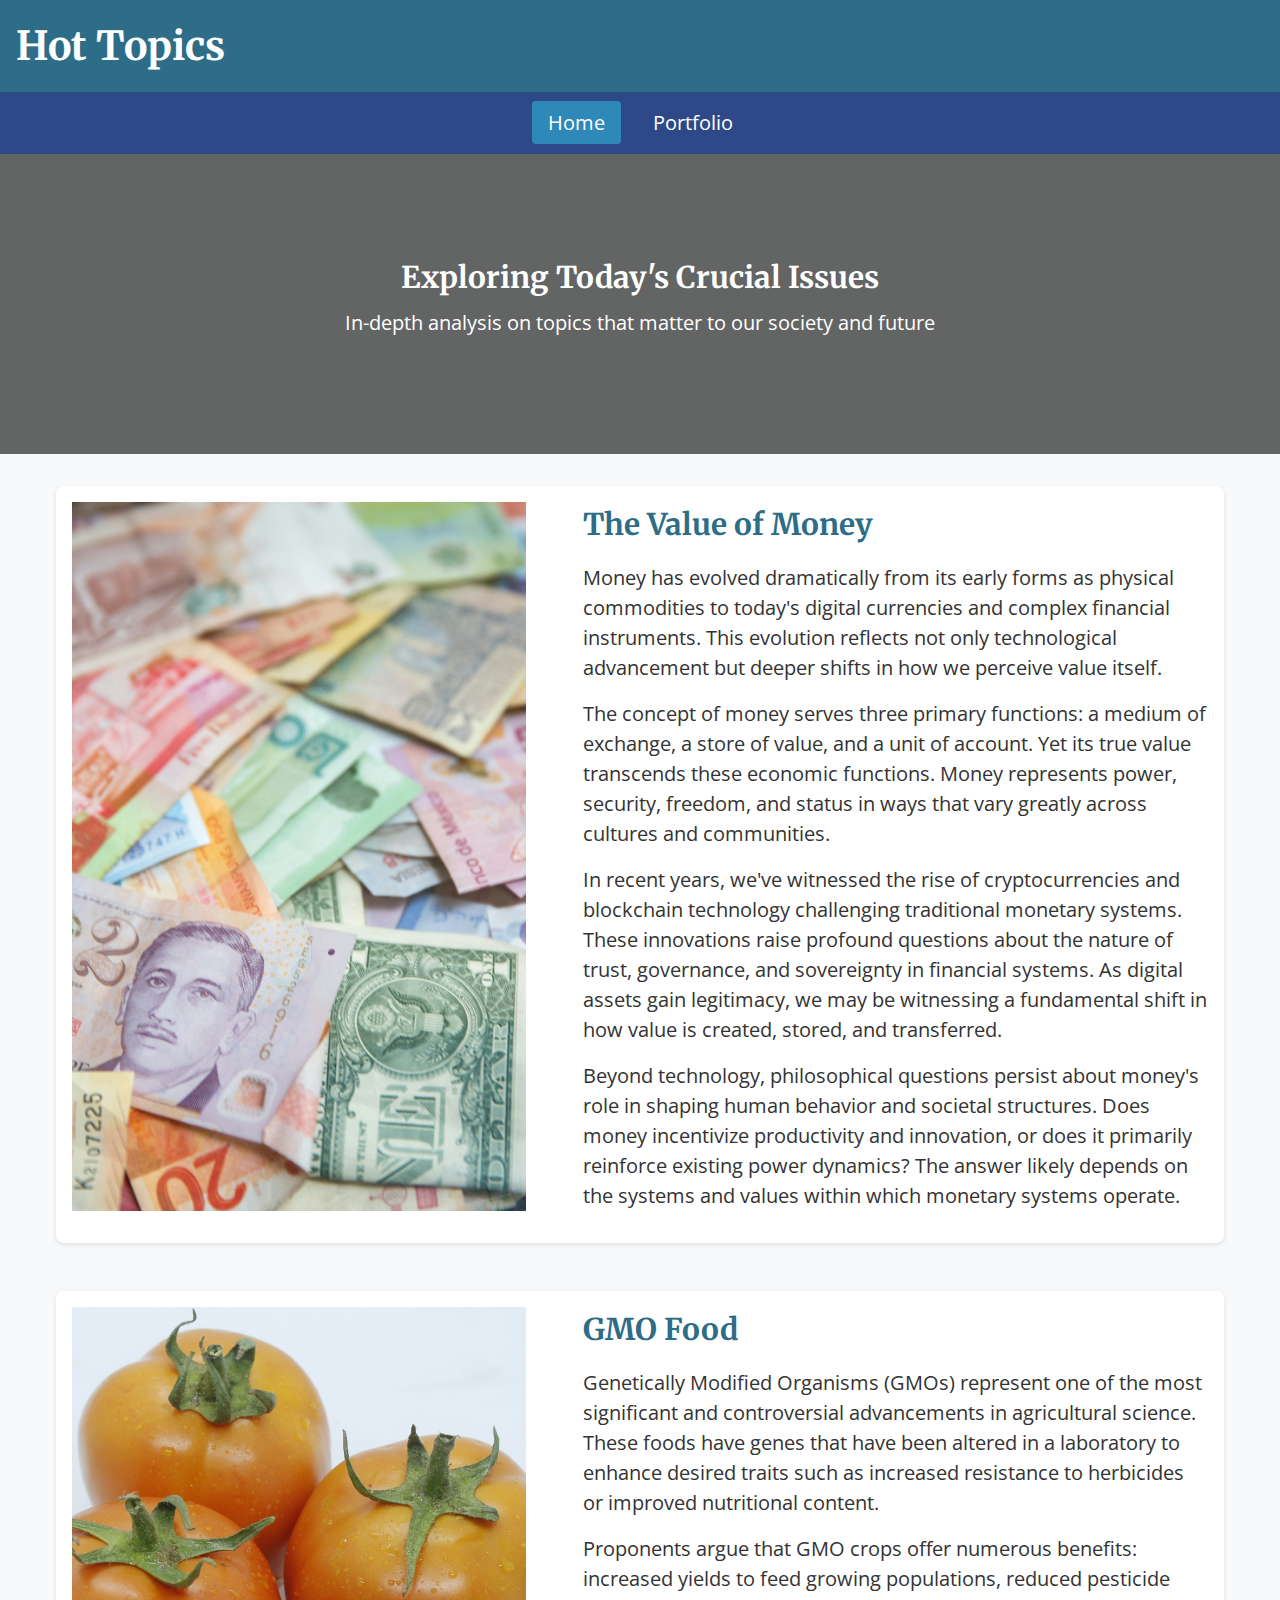
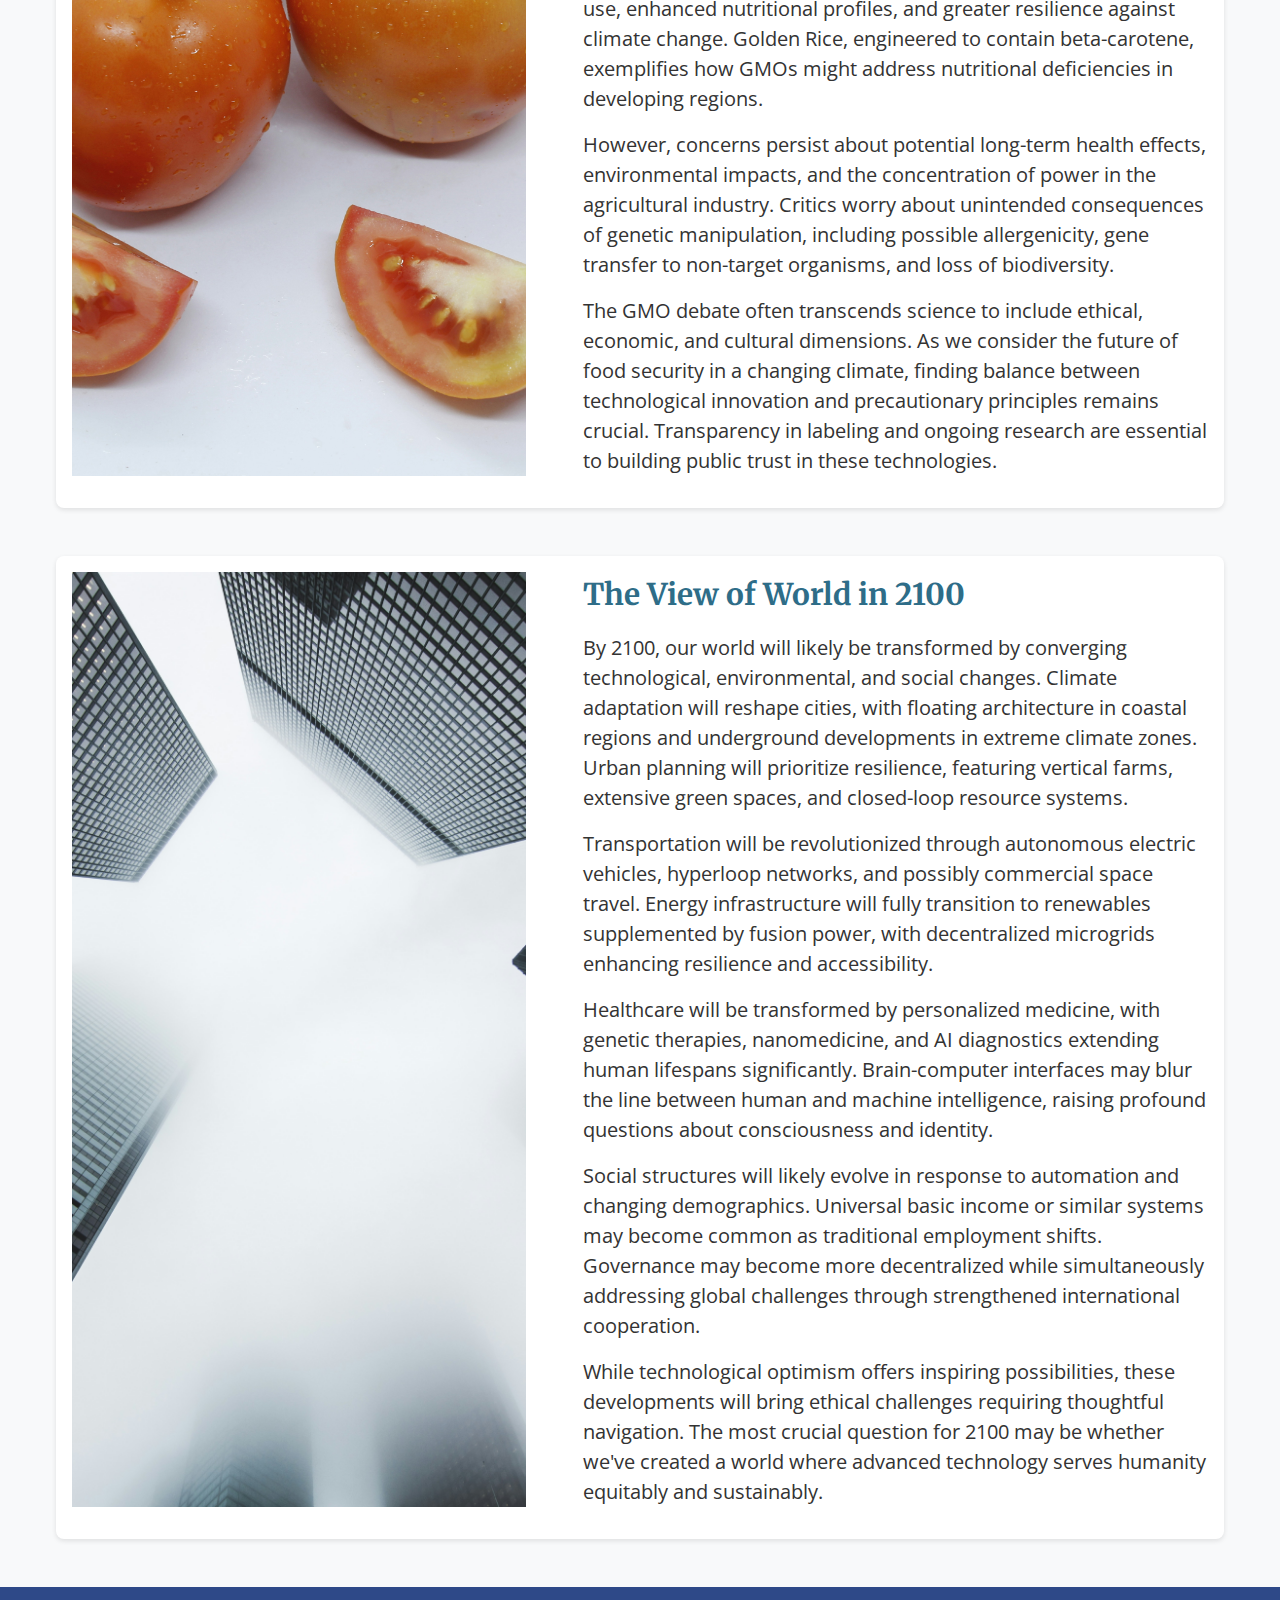
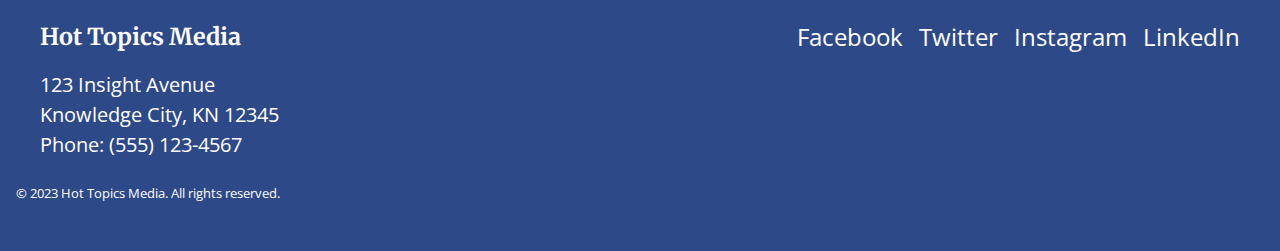
<file: index.html>
<!DOCTYPE html>
<html lang="en">
<head>
    <meta charset="UTF-8">
    <meta name="viewport" content="width=device-width, initial-scale=1.0">
    <title>Hot Topics - Exploring Today's Important Issues</title>
    
    <!-- Font Awesome -->
    <link rel="stylesheet" href="https://cdnjs.cloudflare.com/ajax/libs/font-awesome/6.4.0/css/all.min.css">
    
    <!-- Custom CSS -->
    <link rel="stylesheet" href="./css/style.css">
</head>
<body>
    <header>
        <div class="logo">
            <h1>Hot Topics</h1>
        </div>
        
        <nav>
            <ul class="nav-links">
                <li><a href="./partials/home.html" class="nav-link active">Home</a></li>
                <li><a href="./partials/portfolio.html" class="nav-link">Portfolio</a></li>
            </ul>
        </nav>
        
        <div class="masthead">
            <div class="masthead-content">
                <h2>Exploring Today's Crucial Issues</h2>
                <p>In-depth analysis on topics that matter to our society and future</p>
            </div>
        </div>
    </header>
    
    <main id="content-container">
        <!-- Content will be loaded dynamically here -->
    </main>
    
    <footer>
        <div class="footer-content">
            <div class="company-info">
                <h3>Hot Topics Media</h3>
                <address>
                    123 Insight Avenue<br>
                    Knowledge City, KN 12345<br>
                    Phone: (555) 123-4567
                </address>
            </div>
            
            <div class="social-links">
                <a href="#">Facebook </a>
                <a href="#">Twitter</a>
                <a href="#">Instagram</a>
                <a href="#">LinkedIn</a>
            </div>
        </div>
        <div class="copyright">
            <p>&copy; 2023 Hot Topics Media. All rights reserved.</p>
        </div>
    </footer>
    
    <script src="./js/script.js"></script>
</body>
</html>
</file>
<file: css/style.css>
/* 
Color Scheme (Analogous):
- Primary: #2E6D88 (Blue-teal)
- Secondary: #2E4988 (Blue)
- Accent 1: #2E88B8 (Light blue)
- Accent 2: #2E3D88 (Deep blue)
- Background: #f8f9fa
*/

/* Fonts Import */
@import url('https://fonts.googleapis.com/css2?family=Merriweather:wght@400;700&family=Open+Sans:wght@400;600&display=swap');

/* Base Styles */
:root {
    --primary-color: #2E6D88;
    --secondary-color: #2E4988;
    --accent1-color: #2E88B8;
    --accent2-color: #2E3D88;
    --background-color: #f8f9fa;
    --text-color: #333333;
    --light-text: #ffffff;
    --heading-font: 'Merriweather', serif;
    --body-font: 'Open Sans', sans-serif;
}

* {
    margin: 0;
    padding: 0;
    box-sizing: border-box;
}

body {
    font-family: var(--body-font);
    color: var(--text-color);
    line-height: 1.5; /* Line height ratio between 1.4 and 1.6 */
    background-color: var(--background-color);
    text-align: center;
    font-size: 0.75rem; /* Mobile default font size */
}

h1, h2, h3, h4, h5, h6 {
    font-family: var(--heading-font);
    margin-bottom: 1rem;
    color: var(--primary-color);
}

p {
    margin-bottom: 1rem;
    text-align: left;
}

a {
    color: var(--secondary-color);
    text-decoration: none;
    transition: color 0.3s;
}

a:hover {
    color: var(--accent1-color);
}

img {
    width: 100%;
    height: auto;
    display: block;
    object-fit: cover;
}


/* Header Styles */
header {
    width: 100%;
}

.logo {
    padding: 1rem;
    background-color: var(--primary-color);
}

.logo h1 {
    color: var(--light-text);
    margin-bottom: 0;
}

/* Navigation */
nav {
    background-color: var(--secondary-color);
    padding: 0.5rem;
}

.nav-links {
    list-style: none;
    display: flex;
    justify-content: center;
    flex-wrap: wrap;
}

.nav-links li {
    margin: 0.5rem;
}

.nav-link {
    color: var(--light-text);
    padding: 0.5rem 1rem;
    border-radius: 4px;
}

.nav-link.active {
    background-color: var(--accent1-color);
}

.nav-link:hover {
    background-color: var(--accent1-color);
    color: var(--light-text);
}

/* Masthead */
.masthead {
    background-image: url('https://source.unsplash.com/random/800x400/?money');
    background-size: cover;
    background-position: center;
    height: 200px;
    display: flex;
    align-items: center;
    justify-content: center;
    text-align: center;
    color: var(--light-text);
    position: relative;
}

.masthead::before {
    content: '';
    position: absolute;
    top: 0;
    left: 0;
    width: 100%;
    height: 100%;
    background-color: rgba(0, 0, 0, 0.6);
}

.masthead-content {
    position: relative;
    z-index: 1;
    padding: 1rem;
}

.masthead h2 {
    color: var(--light-text);
    margin-bottom: 0.5rem;
}

/* Main Content */
main {
    max-width: 1200px;
    margin: 2rem auto;
    padding: 0 1rem;
}

/* Article Styles */
article {
    margin-bottom: 3rem;
    padding: 1rem;
    background-color: #fff;
    border-radius: 8px;
    box-shadow: 0 2px 5px rgba(0, 0, 0, 0.1);
}

article h2 {
    color: var(--primary-color);
}

figure {
  width: 100%;
  aspect-ratio: 4 / 3; /* Maintains a consistent ratio (e.g., 4:3) */
  overflow: hidden;
  margin-bottom: 1rem;
}

figure img {
    width: 100%;
    height: 100%;
    object-fit: cover;
    display: block;
  }

figcaption {
    font-style: italic;
    font-size: 0.8em;
    color: #666;
    text-align: center;
    margin-top: 0.5rem;
}

/* Portfolio Cards */
.portfolio-container {
    display: flex;
    flex-wrap: wrap;
    justify-content: center;
    gap: 1.5rem;
}

.card {
    width: 100%;
    background-color: #fff;
    border-radius: 8px;
    overflow: hidden;
    box-shadow: 0 2px 5px rgba(0, 0, 0, 0.1);
    transition: transform 0.3s, box-shadow 0.3s;
}

.card:hover {
    transform: translateY(-5px);
    box-shadow: 0 5px 15px rgba(0, 0, 0, 0.2);
}

.card-content {
    padding: 1rem;
}

.card h3 {
    margin-bottom: 0.5rem;
}

/* Footer */
footer {
    background-color: var(--secondary-color);
    color: var(--light-text);
    padding: 2rem 1rem;
    margin-top: 2rem;
}

.footer-content {
    max-width: 1200px;
    margin: 0 auto;
    display: flex;
    flex-direction: column;
    align-items: center;
    gap: 1.5rem;
}

.company-info h3 {
    color: var(--light-text);
}

.company-info address {
    font-style: normal;
    margin-top: 0.5rem;
}

.social-links {
    display: flex;
    gap: 1rem;
}

.social-links a {
    color: var(--light-text);
    font-size: 1.5rem;
    transition: color 0.3s;
}

.social-links a:hover {
    color: var(--accent1-color);
}

.copyright {
    margin-top: 1.5rem;
    font-size: 0.8rem;
}

/* Responsive adjustments */

/* Tablet View (35rem to 80rem) */
@media (min-width: 35rem) {
    body {
        font-size: 1rem; /* Tablet font size */
    }

    .nav-links {
        justify-content: center;
    }

    article {
        display: flex;
        flex-wrap: wrap;
    }

    article figure {
        width: 40%;
        margin-right: 5%;
    }

    article .article-content {
        width: 55%;
    }

    .portfolio-container {
        justify-content: space-between;
    }

    .card {
        width: calc(50% - 0.75rem);
    }

    .footer-content {
        flex-direction: row;
        justify-content: space-between;
        align-items: flex-start;
    }
}

/* Desktop View (> 80rem) */
@media (min-width: 80rem) {
    body {
        font-size: 1.25rem; /* Desktop font size */
        text-align: left;
    }

    .masthead {
        height: 300px;
    }

    .card {
        width: calc(33.333% - 1rem);
    }

    .footer-content {
        justify-content: space-between;
    }
}
</file>
